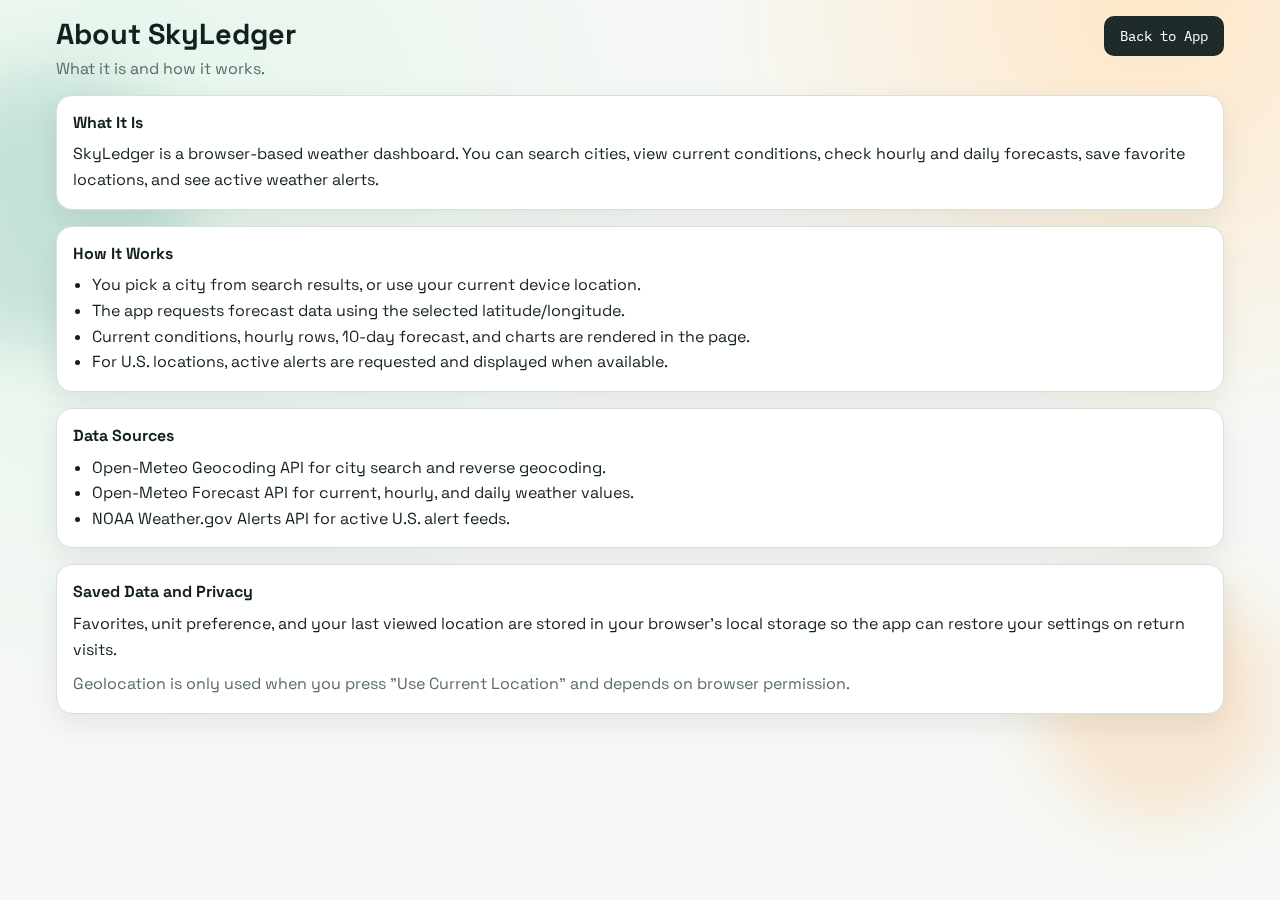
<file: about.html>
<!doctype html>
<html lang="en">

<head>
    <meta charset="UTF-8" />
    <meta name="viewport" content="width=device-width, initial-scale=1.0" />
    <link rel="icon" type="image/svg+xml" href="favicon.svg" />
    <link rel="preconnect" href="https://fonts.googleapis.com">
    <link rel="preconnect" href="https://fonts.gstatic.com" crossorigin>
    <link
        href="https://fonts.googleapis.com/css2?family=Space+Grotesk:wght@400;500;700&family=IBM+Plex+Mono:wght@400;500&display=swap"
        rel="stylesheet">
    <link rel="stylesheet" href="style.css" />
    <title>About SkyLedger</title>
    <meta name="description"
        content="Learn what SkyLedger does and how it works, including data sources, features, and privacy details." />
    <meta name="robots" content="index, follow" />
    <link rel="canonical" href="https://skyledger.siliconpulse.net/about.html" />
</head>

<body>
    <div class="bg-orb bg-orb-1" aria-hidden="true"></div>
    <div class="bg-orb bg-orb-2" aria-hidden="true"></div>

    <main class="app-shell">
        <header class="topbar">
            <div>
                <h1>About SkyLedger</h1>
                <p class="subtitle">What it is and how it works.</p>
            </div>
            <div class="topbar-actions">
                <a class="btn btn-secondary nav-link" href="index.html">Back to App</a>
            </div>
        </header>

        <section class="card about-section">
            <h2>What It Is</h2>
            <p>
                SkyLedger is a browser-based weather dashboard. You can search cities, view current conditions,
                check hourly and daily forecasts, save favorite locations, and see active weather alerts.
            </p>
        </section>

        <section class="card about-section">
            <h2>How It Works</h2>
            <ul class="about-list">
                <li>You pick a city from search results, or use your current device location.</li>
                <li>The app requests forecast data using the selected latitude/longitude.</li>
                <li>Current conditions, hourly rows, 10-day forecast, and charts are rendered in the page.</li>
                <li>For U.S. locations, active alerts are requested and displayed when available.</li>
            </ul>
        </section>

        <section class="card about-section">
            <h2>Data Sources</h2>
            <ul class="about-list">
                <li>Open-Meteo Geocoding API for city search and reverse geocoding.</li>
                <li>Open-Meteo Forecast API for current, hourly, and daily weather values.</li>
                <li>NOAA Weather.gov Alerts API for active U.S. alert feeds.</li>
            </ul>
        </section>

        <section class="card about-section">
            <h2>Saved Data and Privacy</h2>
            <p>
                Favorites, unit preference, and your last viewed location are stored in your browser's local storage
                so the app can restore your settings on return visits.
            </p>
            <p class="muted">
                Geolocation is only used when you press "Use Current Location" and depends on browser permission.
            </p>
        </section>
    </main>
</body>

</html>
</file>
<file: style.css>
:root {
  --bg: #f6f8f5;
  --card: #ffffff;
  --text: #132021;
  --muted: #5b6b6c;
  --accent: #0e7a68;
  --accent-2: #ff9f43;
  --border: #d6dfda;
  --shadow: 0 10px 30px rgba(12, 25, 27, 0.08);
}

* {
  box-sizing: border-box;
}

body {
  margin: 0;
  min-height: 100vh;
  font-family: "Space Grotesk", sans-serif;
  color: var(--text);
  background: radial-gradient(circle at 10% 20%, #e3f5ea 0%, transparent 40%),
    radial-gradient(circle at 90% 0%, #ffe7c8 0%, transparent 30%),
    var(--bg);
}

.bg-orb {
  position: fixed;
  border-radius: 999px;
  filter: blur(30px);
  z-index: 0;
  pointer-events: none;
}

.bg-orb-1 {
  width: 280px;
  height: 280px;
  background: rgba(14, 122, 104, 0.15);
  top: 70px;
  left: -90px;
}

.bg-orb-2 {
  width: 240px;
  height: 240px;
  background: rgba(255, 159, 67, 0.2);
  right: 0;
  bottom: 80px;
}

.app-shell {
  position: relative;
  z-index: 1;
  max-width: 1200px;
  margin: 0 auto;
  padding: 1rem;
}

.topbar {
  display: flex;
  gap: 1rem;
  justify-content: space-between;
  align-items: flex-start;
  margin-bottom: 1rem;
}

.topbar-actions {
  display: flex;
  gap: 0.6rem;
  align-items: center;
}

h1 {
  margin: 0;
  font-size: clamp(1.8rem, 2vw, 2.4rem);
}

.subtitle {
  margin: 0.35rem 0 0;
  color: var(--muted);
}

.card {
  background: var(--card);
  border: 1px solid var(--border);
  border-radius: 16px;
  box-shadow: var(--shadow);
  padding: 1rem;
}

.search-panel {
  margin-bottom: 1rem;
}

.search-form {
  display: flex;
  gap: 0.5rem;
}

input {
  width: 100%;
  padding: 0.75rem 0.9rem;
  border-radius: 10px;
  border: 1px solid var(--border);
  font: inherit;
}

.unit-toggle {
  padding: 0.65rem 0.8rem;
  border-radius: 10px;
  border: 1px solid var(--border);
  font: inherit;
  background: #fff;
}

.btn {
  display: inline-block;
  border: 0;
  border-radius: 10px;
  background: var(--accent);
  color: #fff;
  padding: 0.7rem 1rem;
  cursor: pointer;
  font-family: "IBM Plex Mono", monospace;
  font-size: 0.85rem;
  text-decoration: none;
}

.btn:disabled {
  opacity: 0.45;
  cursor: not-allowed;
}

.btn-secondary {
  background: #1f2b2b;
}

.btn-small {
  padding: 0.45rem 0.7rem;
}

.layout-grid {
  display: grid;
  gap: 1rem;
  grid-template-columns: repeat(12, 1fr);
}

.current-card { grid-column: span 8; }
.favorites-card { grid-column: span 4; }
.hourly-card,
.daily-card,
.alerts-card,
.charts-card { grid-column: span 6; }

.card-header {
  display: flex;
  justify-content: space-between;
  align-items: center;
  margin-bottom: 0.6rem;
}

h2 {
  font-size: 1rem;
  margin: 0;
}

.location-label {
  margin: 0 0 0.8rem;
  color: var(--muted);
}

.current-content {
  display: flex;
  flex-wrap: wrap;
  gap: 1rem;
  align-items: center;
}

.current-temp {
  font-size: 2.3rem;
  font-weight: 700;
}

.metrics {
  display: grid;
  grid-template-columns: repeat(2, minmax(120px, 1fr));
  gap: 0.35rem 1rem;
  font-size: 0.95rem;
}

.hourly-grid,
.daily-grid {
  display: grid;
  gap: 0.5rem;
  max-height: 360px;
  overflow: auto;
}

.hourly-item,
.daily-item,
.search-item,
.favorite-item,
.alert-item {
  border: 1px solid var(--border);
  border-radius: 10px;
  padding: 0.6rem;
  background: #fbfcfb;
}

.search-results {
  margin-top: 0.75rem;
  display: grid;
  gap: 0.4rem;
}

.search-item {
  display: flex;
  justify-content: space-between;
  align-items: center;
}

.favorites-list {
  list-style: none;
  margin: 0;
  padding: 0;
  display: grid;
  gap: 0.5rem;
}

.favorite-item {
  display: flex;
  justify-content: space-between;
  align-items: center;
}

.alert-title {
  margin: 0 0 0.35rem;
  color: #9b3a18;
}

.chart-wrap {
  margin-bottom: 1rem;
  height: 220px;
}

.muted {
  color: var(--muted);
}

.about-section {
  margin-bottom: 1rem;
}

.about-section p {
  margin: 0.55rem 0 0;
  line-height: 1.6;
}

.about-list {
  margin: 0.55rem 0 0;
  padding-left: 1.2rem;
  line-height: 1.6;
}

.sr-only {
  position: absolute;
  width: 1px;
  height: 1px;
  padding: 0;
  margin: -1px;
  overflow: hidden;
  clip: rect(0, 0, 0, 0);
  border: 0;
}

@media (max-width: 980px) {
  .current-card,
  .favorites-card,
  .hourly-card,
  .daily-card,
  .alerts-card,
  .charts-card {
    grid-column: span 12;
  }

  .topbar {
    flex-direction: column;
    align-items: stretch;
  }

  .topbar-actions {
    flex-wrap: wrap;
  }
}
</file>
